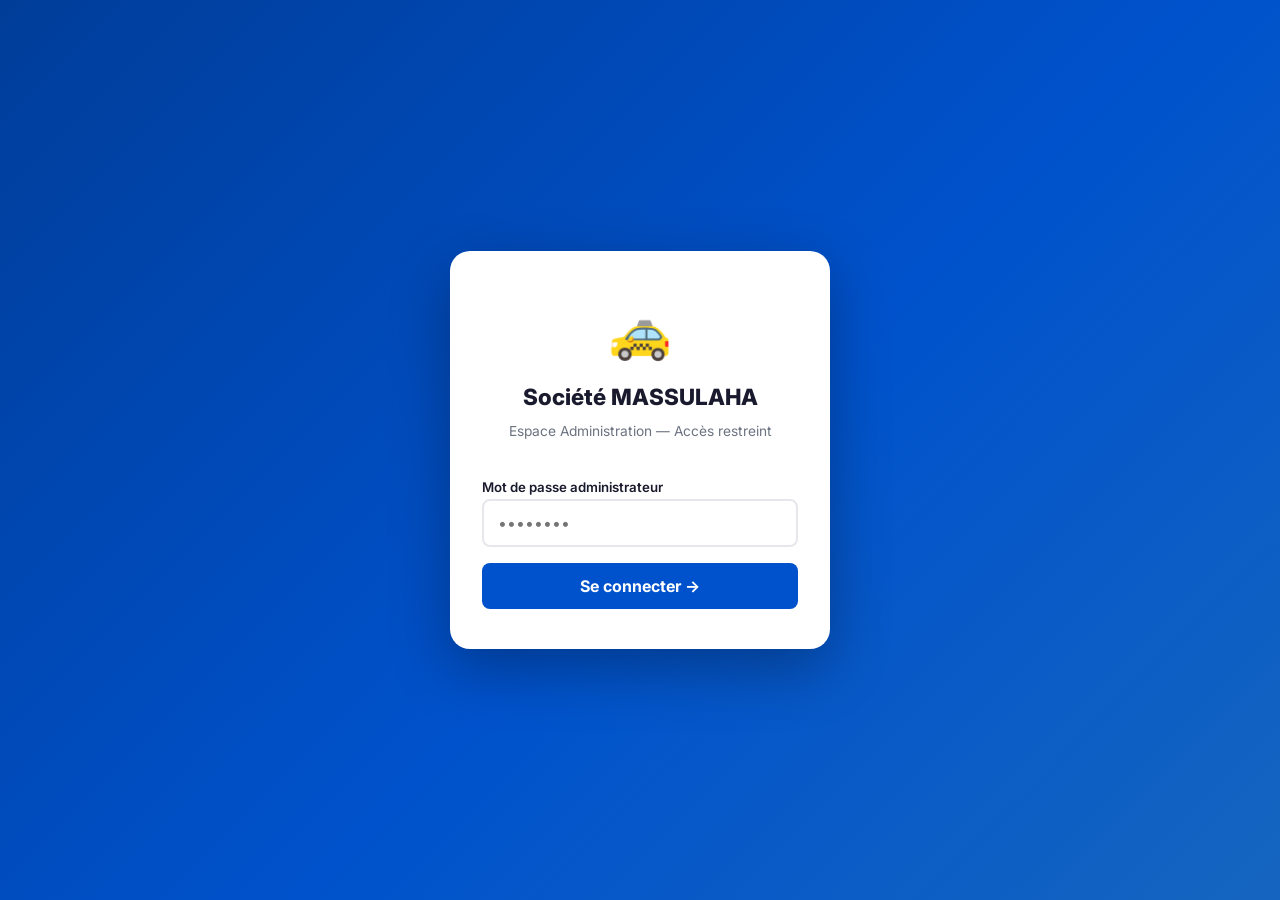
<file: admin.html>
<!DOCTYPE html>
<html lang="fr">
<head>
  <meta charset="UTF-8"/>
  <meta name="viewport" content="width=device-width,initial-scale=1.0"/>
  <title>Administration — Société MASSULAHA</title>
  <link href="https://fonts.googleapis.com/css2?family=Inter:wght@400;500;600;700;800&display=swap" rel="stylesheet"/>
  <style>
  :root{
    --primary:#0052cc;--primary-dark:#003d99;--primary-light:#e8f0fe;
    --accent:#f5a623;--success:#059669;--danger:#dc2626;--warning:#d97706;
    --text:#1a1a2e;--text-light:#6b7280;--bg:#f0f4f8;
    --white:#fff;--border:#e5e7eb;
    --sidebar-w:240px;--radius:12px;--radius-sm:8px;
    --shadow:0 2px 12px rgba(0,0,0,0.08);--shadow-lg:0 8px 32px rgba(0,0,0,0.14);
  }
  *,*::before,*::after{box-sizing:border-box;margin:0;padding:0;}
  body{font-family:'Inter',system-ui,sans-serif;color:var(--text);background:var(--bg);line-height:1.6;-webkit-font-smoothing:antialiased;}
  a{color:inherit;text-decoration:none;}

  /* ===== LOGIN ===== */
  #loginPage{
    min-height:100vh;display:flex;align-items:center;justify-content:center;
    background:linear-gradient(135deg,#003d99 0%,#0052cc 55%,#1565c0 100%);
    padding:20px;
  }
  .login-card{background:var(--white);border-radius:20px;padding:2.5rem 2rem;width:100%;max-width:380px;box-shadow:0 20px 60px rgba(0,0,0,0.3);text-align:center;}
  .login-logo{font-size:3.2rem;margin-bottom:0.4rem;}
  .login-title{font-size:1.4rem;font-weight:800;margin-bottom:0.3rem;}
  .login-sub{font-size:0.86rem;color:var(--text-light);margin-bottom:2rem;}
  .login-form{display:flex;flex-direction:column;gap:1rem;text-align:left;}
  .login-form label{font-size:0.83rem;font-weight:600;}
  .login-form input{width:100%;padding:12px 14px;border:2px solid var(--border);border-radius:var(--radius-sm);font-size:1rem;font-family:inherit;transition:border-color .2s;}
  .login-form input:focus{outline:none;border-color:var(--primary);}
  .login-btn{background:var(--primary);color:var(--white);padding:13px;border:none;border-radius:var(--radius-sm);font-size:1rem;font-weight:700;cursor:pointer;font-family:inherit;transition:background .2s,transform .1s;}
  .login-btn:hover{background:var(--primary-dark);transform:translateY(-1px);}
  .login-error{background:#fee2e2;color:#dc2626;padding:10px 14px;border-radius:var(--radius-sm);font-size:0.84rem;font-weight:600;display:none;text-align:center;margin-bottom:0.5rem;}
  @keyframes shake{0%,100%{transform:translateX(0);}20%,60%{transform:translateX(-8px);}40%,80%{transform:translateX(8px);}}
  .shake{animation:shake .4s ease;}

  /* ===== LAYOUT ===== */
  #adminPanel{display:flex;min-height:100vh;}

  /* SIDEBAR */
  .sidebar{
    width:var(--sidebar-w);background:var(--primary-dark);color:var(--white);
    display:flex;flex-direction:column;position:fixed;top:0;left:0;bottom:0;
    z-index:50;transition:transform .3s;overflow-y:auto;
  }
  .sidebar-logo{padding:1.4rem 1.2rem 1rem;display:flex;align-items:center;gap:10px;border-bottom:1px solid rgba(255,255,255,0.1);}
  .sidebar-logo-icon{font-size:2rem;}
  .sidebar-logo-text .s1{display:block;font-size:0.93rem;font-weight:800;}
  .sidebar-logo-text .s2{display:block;font-size:0.7rem;opacity:.7;}
  .sidebar-nav{padding:.8rem 0;flex:1;display:flex;flex-direction:column;gap:2px;}
  .nav-item{
    display:flex;align-items:center;gap:10px;padding:11px 1.2rem;cursor:pointer;
    font-size:0.88rem;font-weight:500;color:rgba(255,255,255,0.8);
    border-left:3px solid transparent;transition:background .15s;
  }
  .nav-item:hover{background:rgba(255,255,255,0.1);color:var(--white);}
  .nav-item.active{background:rgba(255,255,255,0.15);color:var(--white);border-left-color:var(--accent);}
  .nav-icon{font-size:1.15rem;width:22px;text-align:center;}
  .nav-badge{margin-left:auto;background:var(--accent);color:#111;font-size:0.68rem;font-weight:800;padding:2px 7px;border-radius:20px;}
  .sidebar-footer{padding:1rem 1.2rem;border-top:1px solid rgba(255,255,255,0.1);}
  .logout-btn{display:flex;align-items:center;gap:8px;padding:10px 12px;background:rgba(255,255,255,0.1);border:none;color:rgba(255,255,255,0.85);border-radius:var(--radius-sm);cursor:pointer;font-size:0.86rem;font-family:inherit;font-weight:500;width:100%;transition:background .15s;}
  .logout-btn:hover{background:rgba(220,38,38,0.35);color:var(--white);}

  /* MAIN */
  .main{margin-left:var(--sidebar-w);flex:1;display:flex;flex-direction:column;min-height:100vh;}
  .main-header{
    background:var(--white);border-bottom:1px solid var(--border);
    padding:14px 24px;display:flex;align-items:center;justify-content:space-between;
    position:sticky;top:0;z-index:40;box-shadow:var(--shadow);
  }
  .main-header-left{display:flex;align-items:center;gap:12px;}
  .page-title{font-size:1.15rem;font-weight:800;}
  .page-date{font-size:0.78rem;color:var(--text-light);}
  .admin-info{display:flex;align-items:center;gap:8px;font-size:0.86rem;font-weight:600;}
  .admin-avatar{width:36px;height:36px;background:var(--primary);color:var(--white);border-radius:50%;display:flex;align-items:center;justify-content:center;font-weight:800;font-size:0.9rem;}
  .hamburger{display:none;background:none;border:none;cursor:pointer;padding:6px;}
  .hamburger span{display:block;width:22px;height:2px;background:var(--text);margin:5px 0;transition:all .2s;}
  .main-content{padding:24px;flex:1;}

  /* SECTIONS */
  .section{display:none;}
  .section.active{display:block;}

  /* STATS */
  .stats-grid{display:grid;grid-template-columns:repeat(auto-fit,minmax(190px,1fr));gap:1.1rem;margin-bottom:1.8rem;}
  .stat-card{background:var(--white);border-radius:var(--radius);padding:1.3rem;box-shadow:var(--shadow);display:flex;align-items:center;gap:1rem;}
  .stat-icon{width:50px;height:50px;border-radius:var(--radius-sm);display:flex;align-items:center;justify-content:center;font-size:1.5rem;flex-shrink:0;}
  .si-blue{background:var(--primary-light);}
  .si-green{background:#d1fae5;}
  .si-orange{background:#fff7e6;}
  .si-red{background:#fee2e2;}
  .stat-value{font-size:1.9rem;font-weight:800;line-height:1;}
  .stat-label{font-size:0.78rem;color:var(--text-light);margin-top:3px;}

  /* CARDS */
  .content-card{background:var(--white);border-radius:var(--radius);padding:1.4rem;box-shadow:var(--shadow);margin-bottom:1.4rem;}
  .card-header{display:flex;align-items:center;justify-content:space-between;margin-bottom:1.1rem;padding-bottom:.8rem;border-bottom:1px solid var(--border);flex-wrap:wrap;gap:.6rem;}
  .card-title{font-size:.97rem;font-weight:700;}

  /* BUTTONS */
  .btn{display:inline-flex;align-items:center;gap:5px;padding:8px 16px;border-radius:var(--radius-sm);font-size:.84rem;font-weight:600;cursor:pointer;border:none;transition:all .15s;font-family:inherit;}
  .btn-primary{background:var(--primary);color:var(--white);}.btn-primary:hover{background:var(--primary-dark);}
  .btn-success{background:var(--success);color:var(--white);}.btn-success:hover{background:#047857;}
  .btn-danger{background:var(--danger);color:var(--white);}.btn-danger:hover{background:#b91c1c;}
  .btn-warning{background:var(--warning);color:var(--white);}.btn-warning:hover{background:#b45309;}
  .btn-ghost{background:transparent;color:var(--text-light);border:1px solid var(--border);}.btn-ghost:hover{background:var(--bg);color:var(--text);}
  .btn-sm{padding:5px 10px;font-size:.77rem;}

  /* TABLE */
  .table-wrap{overflow-x:auto;}
  table{width:100%;border-collapse:collapse;}
  th{background:var(--bg);padding:9px 12px;text-align:left;font-size:.76rem;font-weight:700;color:var(--text-light);text-transform:uppercase;letter-spacing:.5px;border-bottom:2px solid var(--border);}
  td{padding:11px 12px;border-bottom:1px solid var(--border);font-size:.86rem;}
  tr:last-child td{border-bottom:none;}
  tr:hover td{background:#f9fafb;}

  /* BADGES */
  .badge{display:inline-block;padding:3px 10px;border-radius:20px;font-size:.73rem;font-weight:700;}
  .b-actif{background:#d1fae5;color:#065f46;}
  .b-suspendu{background:#fee2e2;color:#991b1b;}
  .b-attente{background:#fff7e6;color:#92400e;}
  .b-approuve{background:#d1fae5;color:#065f46;}
  .b-refuse{background:#fee2e2;color:#991b1b;}
  .b-admin{background:#ede9fe;color:#5b21b6;}
  .b-paye{background:#d1fae5;color:#065f46;}
  .b-impaye{background:#fee2e2;color:#991b1b;}

  /* AVATAR CHAUFFEUR */
  .ch-cell{display:flex;align-items:center;gap:10px;}
  .ch-avatar{width:42px;height:42px;border-radius:50%;object-fit:cover;flex-shrink:0;border:2px solid var(--border);}
  .ch-avatar-ini{width:42px;height:42px;border-radius:50%;display:flex;align-items:center;justify-content:center;color:var(--white);font-weight:800;font-size:.95rem;flex-shrink:0;border:2px solid transparent;}
  .photo-preview-sm{width:68px;height:68px;border-radius:50%;object-fit:cover;display:none;margin-top:8px;border:2px solid var(--border);}

  /* SEARCH */
  .search-wrap{position:relative;max-width:260px;}
  .search-wrap input{width:100%;padding:8px 12px 8px 34px;border:1px solid var(--border);border-radius:var(--radius-sm);font-size:.86rem;font-family:inherit;background:var(--bg);}
  .search-wrap input:focus{outline:none;border-color:var(--primary);background:var(--white);}
  .search-ico{position:absolute;left:10px;top:50%;transform:translateY(-50%);color:var(--text-light);font-size:.85rem;}

  /* DEMANDES */
  .demandes-grid{display:grid;grid-template-columns:repeat(auto-fill,minmax(290px,1fr));gap:1.1rem;}
  .demande-card{background:var(--white);border-radius:var(--radius);padding:1.2rem;box-shadow:var(--shadow);border-top:4px solid var(--warning);}
  .demande-card.approved{border-top-color:var(--success);}
  .demande-card.refused{border-top-color:var(--danger);}
  .demande-name{font-weight:700;font-size:.97rem;margin-bottom:3px;}
  .demande-meta{font-size:.82rem;color:var(--text-light);margin-bottom:.9rem;}
  .doc-row{display:flex;align-items:center;gap:6px;font-size:.79rem;color:var(--text-light);margin-bottom:3px;}
  .demande-actions{display:flex;gap:7px;margin-top:.9rem;}

  /* PARAMS */
  .params-grid{display:grid;grid-template-columns:repeat(auto-fit,minmax(280px,1fr));gap:1.4rem;}
  .param-box{background:var(--white);border-radius:var(--radius);padding:1.4rem;box-shadow:var(--shadow);}
  .param-box h3{font-size:.97rem;font-weight:700;margin-bottom:1.1rem;padding-bottom:.6rem;border-bottom:1px solid var(--border);}
  .fg{margin-bottom:.9rem;}
  .fg label{display:block;font-size:.82rem;font-weight:600;margin-bottom:4px;}
  .fg input,.fg select,.fg textarea{width:100%;padding:9px 12px;border:1px solid var(--border);border-radius:var(--radius-sm);font-size:.88rem;font-family:inherit;transition:border-color .2s;}
  .fg input:focus,.fg select:focus,.fg textarea:focus{outline:none;border-color:var(--primary);}
  .fg-note{font-size:.76rem;color:var(--text-light);margin-top:3px;}

  /* MODAL */
  .modal-overlay{display:none;position:fixed;top:0;left:0;right:0;bottom:0;background:rgba(0,0,0,0.5);z-index:200;align-items:center;justify-content:center;padding:20px;}
  .modal-overlay.open{display:flex;}
  .modal{background:var(--white);border-radius:var(--radius);padding:1.8rem;width:100%;max-width:460px;box-shadow:var(--shadow-lg);max-height:90vh;overflow-y:auto;}
  .modal-header{display:flex;align-items:center;justify-content:space-between;margin-bottom:1.3rem;}
  .modal-header h3{font-size:1.05rem;font-weight:800;}
  .modal-close{background:none;border:none;cursor:pointer;font-size:1.5rem;color:var(--text-light);line-height:1;padding:0;}
  .modal-close:hover{color:var(--text);}
  .modal-actions{display:flex;gap:8px;justify-content:flex-end;margin-top:1.2rem;}

  /* ACTIVITY */
  .activity-row{display:flex;align-items:center;gap:10px;padding:9px 0;border-bottom:1px solid var(--border);}
  .activity-row:last-child{border-bottom:none;}

  /* QUICK LINKS */
  .quick-links{display:flex;flex-wrap:wrap;gap:10px;}

  /* EMPTY */
  .empty-state{text-align:center;padding:2.5rem 1rem;color:var(--text-light);}
  .empty-state .ei{font-size:2.8rem;margin-bottom:.6rem;}

  /* RESPONSIVE */
  @media(max-width:899px){
    .sidebar{transform:translateX(-100%);}
    .sidebar.open{transform:translateX(0);}
    .main{margin-left:0;}
    .hamburger{display:block;}
    .main-content{padding:14px;}
    .stats-grid{grid-template-columns:1fr 1fr;}
  }
  @media(max-width:480px){
    .stat-card{padding:.9rem;}
    .stat-value{font-size:1.5rem;}
    .content-card{padding:1rem;}
    .params-grid{grid-template-columns:1fr;}
    .demandes-grid{grid-template-columns:1fr;}
  }
  </style>
</head>
<body>

<!-- ========== LOGIN ========== -->
<div id="loginPage">
  <div class="login-card" id="loginCard">
    <div class="login-logo">🚕</div>
    <h1 class="login-title">Société MASSULAHA</h1>
    <p class="login-sub">Espace Administration — Accès restreint</p>
    <div class="login-error" id="loginError">❌ Mot de passe incorrect</div>
    <form class="login-form" id="loginForm" autocomplete="off">
      <div>
        <label for="adminPass">Mot de passe administrateur</label>
        <input type="password" id="adminPass" placeholder="••••••••" autocomplete="current-password"/>
      </div>
      <button type="submit" class="login-btn">Se connecter →</button>
    </form>
  </div>
</div>

<!-- ========== PANNEAU ADMIN ========== -->
<div id="adminPanel" style="display:none">

  <!-- SIDEBAR -->
  <aside class="sidebar" id="sidebar">
    <div class="sidebar-logo">
      <span class="sidebar-logo-icon">🚕</span>
      <div class="sidebar-logo-text">
        <span class="s1">Société MASSULAHA</span>
        <span class="s2">Administration</span>
      </div>
    </div>
    <nav class="sidebar-nav">
      <div class="nav-item active" data-section="dashboard"><span class="nav-icon">📊</span>Tableau de bord</div>
      <div class="nav-item" data-section="chauffeurs"><span class="nav-icon">🚗</span>Chauffeurs</div>
      <div class="nav-item" data-section="demandes"><span class="nav-icon">📋</span>Demandes<span class="nav-badge" id="badge-demandes" style="display:none">0</span></div>
      <div class="nav-item" data-section="abonnements"><span class="nav-icon">💳</span>Abonnements</div>
      <div class="nav-item" data-section="parametres"><span class="nav-icon">⚙️</span>Paramètres</div>
    </nav>
    <div class="sidebar-footer">
      <button class="logout-btn" id="logoutBtn">🚪 Déconnexion</button>
    </div>
  </aside>

  <!-- MAIN -->
  <div class="main">
    <header class="main-header">
      <div class="main-header-left">
        <button class="hamburger" id="hamburger"><span></span><span></span><span></span></button>
        <div>
          <div class="page-title" id="pageTitle">Tableau de bord</div>
          <div class="page-date" id="pageDate"></div>
        </div>
      </div>
      <div class="admin-info">
        <div class="admin-avatar">A</div>
        <span>Administrateur</span>
      </div>
    </header>

    <div class="main-content">

      <!-- ===== DASHBOARD ===== -->
      <div class="section active" id="section-dashboard">
        <div class="stats-grid">
          <div class="stat-card"><div class="stat-icon si-blue">🚗</div><div><div class="stat-value" id="s-total">0</div><div class="stat-label">Total chauffeurs</div></div></div>
          <div class="stat-card"><div class="stat-icon si-green">✅</div><div><div class="stat-value" id="s-actifs">0</div><div class="stat-label">Chauffeurs actifs</div></div></div>
          <div class="stat-card"><div class="stat-icon si-orange">📋</div><div><div class="stat-value" id="s-demandes">0</div><div class="stat-label">Demandes en attente</div></div></div>
          <div class="stat-card"><div class="stat-icon si-red">💳</div><div><div class="stat-value" id="s-impayes">0</div><div class="stat-label">Abonnements impayés</div></div></div>
        </div>
        <div class="content-card">
          <div class="card-header"><span class="card-title">🕐 Activité récente</span></div>
          <div id="activityList"></div>
        </div>
        <div class="content-card">
          <div class="card-header"><span class="card-title">🔗 Accès rapide</span></div>
          <div class="quick-links">
            <button class="btn btn-primary" onclick="navigateTo('chauffeurs')">➕ Ajouter un chauffeur</button>
            <button class="btn btn-warning" onclick="navigateTo('demandes')">📋 Voir les demandes</button>
            <a href="index.html" target="_blank" class="btn btn-ghost">🌐 Voir le site</a>
            <a href="https://wa.me/262639202699" target="_blank" class="btn btn-ghost">💬 WhatsApp</a>
          </div>
        </div>
      </div>

      <!-- ===== CHAUFFEURS ===== -->
      <div class="section" id="section-chauffeurs">
        <div class="content-card">
          <div class="card-header">
            <span class="card-title">🚗 Liste des chauffeurs</span>
            <div style="display:flex;gap:8px;align-items:center;flex-wrap:wrap;">
              <div class="search-wrap">
                <span class="search-ico">🔍</span>
                <input type="text" id="searchC" placeholder="Rechercher…" oninput="filterC()">
              </div>
              <button class="btn btn-primary" onclick="openModal('mAddC')">➕ Ajouter</button>
            </div>
          </div>
          <div class="table-wrap">
            <table>
              <thead><tr><th>Chauffeur</th><th>Téléphone</th><th>Statut</th><th>Abonnement</th><th>Inscrit le</th><th>Actions</th></tr></thead>
              <tbody id="tblC"></tbody>
            </table>
          </div>
        </div>
      </div>

      <!-- ===== DEMANDES ===== -->
      <div class="section" id="section-demandes">
        <div style="display:flex;justify-content:space-between;align-items:center;margin-bottom:1.1rem;flex-wrap:wrap;gap:.6rem;">
          <h2 style="font-size:1.05rem;font-weight:800;">📋 Demandes d'inscription</h2>
          <button class="btn btn-primary" onclick="openModal('mAddD')">➕ Nouvelle demande</button>
        </div>
        <div class="demandes-grid" id="demandesGrid"></div>
        <div id="demandesEmpty" class="empty-state" style="display:none;"><div class="ei">🎉</div><p>Aucune demande en attente</p></div>
      </div>

      <!-- ===== ABONNEMENTS ===== -->
      <div class="section" id="section-abonnements">
        <div class="content-card">
          <div class="card-header"><span class="card-title">💳 Gestion des abonnements</span></div>
          <div class="table-wrap">
            <table>
              <thead><tr><th>Chauffeur</th><th>Plan</th><th>Paiement</th><th>Renouvellement</th><th>Actions</th></tr></thead>
              <tbody id="tblA"></tbody>
            </table>
          </div>
        </div>
      </div>

      <!-- ===== PARAMÈTRES ===== -->
      <div class="section" id="section-parametres">
        <div class="params-grid">
          <div class="param-box">
            <h3>📱 Coordonnées du site</h3>
            <div class="fg"><label>Numéro de téléphone</label><input type="tel" id="p-tel" value="+262 639 20 26 99"/></div>
            <div class="fg"><label>Nom de la plateforme</label><input type="text" id="p-nom" value="Société MASSULAHA"/></div>
            <button class="btn btn-primary" onclick="saveParams()">💾 Enregistrer</button>
          </div>
          <div class="param-box">
            <h3>💳 Abonnement mensuel</h3>
            <div class="fg"><label>Prix mensuel (€)</label><input type="number" id="p-prix" value="29" min="0"/><p class="fg-note">Compte admin : gratuit et illimité</p></div>
            <div class="fg">
              <label>Devise</label>
              <select id="p-devise"><option value="EUR">Euro (€)</option><option value="XAF">Franc CFA</option></select>
            </div>
            <button class="btn btn-primary" onclick="saveParams()">💾 Enregistrer</button>
          </div>
          <div class="param-box">
            <h3>🔑 Changer le mot de passe</h3>
            <div class="fg"><label>Mot de passe actuel</label><input type="password" id="p-old" placeholder="••••••••"/></div>
            <div class="fg"><label>Nouveau mot de passe</label><input type="password" id="p-new" placeholder="••••••••"/></div>
            <div class="fg"><label>Confirmer</label><input type="password" id="p-confirm" placeholder="••••••••"/></div>
            <button class="btn btn-primary" onclick="changePass()">🔑 Changer</button>
            <p id="p-msg" style="margin-top:8px;font-size:.81rem;"></p>
          </div>
          <div class="param-box">
            <h3>🌐 Liens utiles</h3>
            <div style="display:flex;flex-direction:column;gap:8px;">
              <a href="index.html" target="_blank" class="btn btn-ghost">🌐 Voir le site public</a>
              <a href="https://app.netlify.com" target="_blank" class="btn btn-ghost">🚀 Netlify Dashboard</a>
              <a href="https://github.com/nassimnissam54-droid/TAXI-MAYOTTE" target="_blank" class="btn btn-ghost">📁 Dépôt GitHub</a>
            </div>
          </div>
        </div>
      </div>

    </div>
  </div>
</div>

<!-- MODAL AJOUTER CHAUFFEUR -->
<div class="modal-overlay" id="mAddC">
  <div class="modal">
    <div class="modal-header"><h3>➕ Ajouter un chauffeur</h3><button class="modal-close" onclick="closeModal('mAddC')">×</button></div>
    <form id="fAddC">
      <div class="fg"><label>Prénom et Nom *</label><input type="text" id="c-nom" required placeholder="Ex : Mohamed Ali"/></div>
      <div class="fg">
        <label>Photo de profil</label>
        <input type="file" id="c-photo" accept="image/*" style="font-size:.84rem;" onchange="previewAddPhoto(this)"/>
        <img id="c-photo-prev" class="photo-preview-sm" alt="Aperçu"/>
      </div>
      <div class="fg"><label>Téléphone *</label><input type="tel" id="c-tel" required placeholder="+262 639 XX XX XX"/></div>
      <div class="fg"><label>Email</label><input type="email" id="c-email" placeholder="email@exemple.com"/></div>
      <div class="fg"><label>N° carte professionnelle taxi</label><input type="text" id="c-carte" placeholder="TXI-976-XXX"/></div>
      <div class="fg"><label>Statut</label><select id="c-statut"><option value="actif">Actif</option><option value="suspendu">Suspendu</option></select></div>
      <div class="fg"><label>Abonnement</label><select id="c-abo"><option value="mensuel">Mensuel (payant)</option><option value="gratuit">Gratuit (admin)</option></select></div>
      <div class="modal-actions">
        <button type="button" class="btn btn-ghost" onclick="closeModal('mAddC')">Annuler</button>
        <button type="submit" class="btn btn-primary">✅ Ajouter</button>
      </div>
    </form>
  </div>
</div>

<!-- MODAL AJOUTER DEMANDE -->
<div class="modal-overlay" id="mAddD">
  <div class="modal">
    <div class="modal-header"><h3>📋 Nouvelle demande</h3><button class="modal-close" onclick="closeModal('mAddD')">×</button></div>
    <form id="fAddD">
      <div class="fg"><label>Prénom et Nom *</label><input type="text" id="d-nom" required placeholder="Ex : Youssouf Madi"/></div>
      <div class="fg"><label>Téléphone *</label><input type="tel" id="d-tel" required placeholder="+262 639 XX XX XX"/></div>
      <div class="fg">
        <label>Documents fournis</label>
        <div style="display:flex;flex-direction:column;gap:5px;margin-top:5px;">
          <label style="font-weight:400;display:flex;align-items:center;gap:7px;cursor:pointer;font-size:.87rem;"><input type="checkbox" id="dc1"/> Carte professionnelle taxi</label>
          <label style="font-weight:400;display:flex;align-items:center;gap:7px;cursor:pointer;font-size:.87rem;"><input type="checkbox" id="dc2"/> Permis de conduire</label>
          <label style="font-weight:400;display:flex;align-items:center;gap:7px;cursor:pointer;font-size:.87rem;"><input type="checkbox" id="dc3"/> Carte grise du véhicule</label>
          <label style="font-weight:400;display:flex;align-items:center;gap:7px;cursor:pointer;font-size:.87rem;"><input type="checkbox" id="dc4"/> Attestation d'assurance taxi</label>
          <label style="font-weight:400;display:flex;align-items:center;gap:7px;cursor:pointer;font-size:.87rem;"><input type="checkbox" id="dc5"/> Justificatif d'identité (CNI/passeport)</label>
        </div>
      </div>
      <div class="fg"><label>Notes</label><textarea id="d-notes" rows="2" placeholder="Observations…"></textarea></div>
      <div class="modal-actions">
        <button type="button" class="btn btn-ghost" onclick="closeModal('mAddD')">Annuler</button>
        <button type="submit" class="btn btn-primary">✅ Enregistrer</button>
      </div>
    </form>
  </div>
</div>

<div id="sidebarOverlay" style="display:none;position:fixed;top:0;left:0;right:0;bottom:0;background:rgba(0,0,0,0.4);z-index:49;" onclick="closeSidebar()"></div>

<script>
// ── CONFIG ──────────────────────────────────────────────────
const K_PASS = 'tme_pass', K_CH = 'tme_ch', K_DM = 'tme_dm', K_PR = 'tme_pr';
const DEFAULT_PASS = 'Admin@2024';

const INIT_CH = [
  {id:1,nom:'Nassim (Administrateur)',tel:'+262 639 20 26 99',email:'',carte:'ADMIN',statut:'actif',abo:'gratuit',date:'2024-01-01'},
  {id:2,nom:'Mohamed Ali Ousseni',   tel:'+262 639 11 22 33',email:'',carte:'TXI-976-001',statut:'actif',    abo:'mensuel',date:'2025-03-15'},
  {id:3,nom:'Fatima Halidi',         tel:'+262 639 44 55 66',email:'',carte:'TXI-976-002',statut:'actif',    abo:'mensuel',date:'2025-04-01'},
  {id:4,nom:'Said Hamada',           tel:'+262 639 77 88 99',email:'',carte:'TXI-976-003',statut:'suspendu', abo:'mensuel',date:'2025-04-20'},
];
const INIT_DM = [
  {id:1,nom:'Youssouf Madi',   tel:'+262 639 00 11 22',date:'2026-06-01',statut:'attente',docs:{d1:true,d2:true,d3:true,d4:false,d5:true},notes:''},
  {id:2,nom:'Nassima Raifiki', tel:'+262 639 33 44 55',date:'2026-06-03',statut:'attente',docs:{d1:true,d2:true,d3:false,d4:true,d5:true},notes:'Documents en cours'},
];
const DOC_LABELS = {d1:'Carte professionnelle taxi',d2:'Permis de conduire',d3:'Carte grise du véhicule',d4:'Attestation assurance taxi',d5:'Justificatif d\'identité'};

// ── STORAGE ──────────────────────────────────────────────────
const getPass = ()=> localStorage.getItem(K_PASS)||DEFAULT_PASS;
const getCH   = ()=>{ try{return JSON.parse(localStorage.getItem(K_CH))||INIT_CH;}catch(e){return INIT_CH;} };
const getDM   = ()=>{ try{return JSON.parse(localStorage.getItem(K_DM))||INIT_DM;}catch(e){return INIT_DM;} };
const saveCH  = d=> localStorage.setItem(K_CH, JSON.stringify(d));
const saveDM  = d=> localStorage.setItem(K_DM, JSON.stringify(d));

// ── LOGIN ────────────────────────────────────────────────────
document.getElementById('loginForm').addEventListener('submit',function(e){
  e.preventDefault();
  if(document.getElementById('adminPass').value === getPass()){
    sessionStorage.setItem('tme_ok','1');
    showAdmin();
  } else {
    document.getElementById('loginError').style.display='block';
    const card=document.getElementById('loginCard');
    card.classList.add('shake');
    setTimeout(()=>card.classList.remove('shake'),400);
    document.getElementById('adminPass').value='';
  }
});

function showAdmin(){
  document.getElementById('loginPage').style.display='none';
  document.getElementById('adminPanel').style.display='flex';
  initAdmin();
}

window.addEventListener('DOMContentLoaded',function(){
  if(sessionStorage.getItem('tme_ok')==='1') showAdmin();
  const now=new Date();
  document.getElementById('pageDate').textContent=
    now.toLocaleDateString('fr-FR',{weekday:'long',year:'numeric',month:'long',day:'numeric'});
});

document.getElementById('logoutBtn').addEventListener('click',function(){
  sessionStorage.removeItem('tme_ok');
  document.getElementById('loginPage').style.display='flex';
  document.getElementById('adminPanel').style.display='none';
  document.getElementById('adminPass').value='';
  document.getElementById('loginError').style.display='none';
});

// ── NAVIGATION ───────────────────────────────────────────────
const TITLES={dashboard:'Tableau de bord',chauffeurs:'Chauffeurs',demandes:'Demandes d\'inscription',abonnements:'Abonnements',parametres:'Paramètres'};

document.querySelectorAll('.nav-item').forEach(el=>{
  el.addEventListener('click',function(){ navigateTo(this.dataset.section); closeSidebar(); });
});

function navigateTo(s){
  document.querySelectorAll('.nav-item').forEach(i=>i.classList.remove('active'));
  document.querySelector('[data-section="'+s+'"]').classList.add('active');
  document.querySelectorAll('.section').forEach(x=>x.classList.remove('active'));
  document.getElementById('section-'+s).classList.add('active');
  document.getElementById('pageTitle').textContent=TITLES[s]||s;
  if(s==='dashboard')   renderDash();
  if(s==='chauffeurs')  renderCH();
  if(s==='demandes')    renderDM();
  if(s==='abonnements') renderABO();
}

// Hamburger
document.getElementById('hamburger').addEventListener('click',()=>{
  document.getElementById('sidebar').classList.add('open');
  document.getElementById('sidebarOverlay').style.display='block';
});
function closeSidebar(){
  document.getElementById('sidebar').classList.remove('open');
  document.getElementById('sidebarOverlay').style.display='none';
}

// ── INIT ─────────────────────────────────────────────────────
function initAdmin(){ renderDash(); updateBadge(); }

// ── DASHBOARD ────────────────────────────────────────────────
function renderDash(){
  const ch=getCH(), dm=getDM();
  document.getElementById('s-total').textContent   = ch.length;
  document.getElementById('s-actifs').textContent  = ch.filter(c=>c.statut==='actif').length;
  document.getElementById('s-demandes').textContent= dm.filter(d=>d.statut==='attente').length;
  document.getElementById('s-impayes').textContent = ch.filter(c=>c.abo==='mensuel'&&c.statut==='suspendu').length;
  updateBadge();
  // Activité
  const acts=[];
  ch.slice().reverse().slice(0,3).forEach(c=>acts.push({icon:'🚗',text:`Chauffeur <b>${c.nom}</b> — ${c.statut}`,date:c.date}));
  dm.slice().reverse().slice(0,3).forEach(d=>{
    const s=d.statut==='attente'?'⏳ En attente':d.statut==='approuve'?'✅ Approuvé':'❌ Refusé';
    acts.push({icon:'📋',text:`Demande de <b>${d.nom}</b> — ${s}`,date:d.date});
  });
  acts.sort((a,b)=>new Date(b.date)-new Date(a.date));
  const al=document.getElementById('activityList');
  al.innerHTML = acts.length
    ? acts.slice(0,6).map(a=>`<div class="activity-row"><span style="font-size:1.2rem">${a.icon}</span><span style="font-size:.85rem;flex:1">${a.text}</span><span style="font-size:.76rem;color:var(--text-light);white-space:nowrap">${fmtDate(a.date)}</span></div>`).join('')
    : '<div class="empty-state"><div class="ei">📭</div><p>Aucune activité</p></div>';
}

function updateBadge(){
  const n=getDM().filter(d=>d.statut==='attente').length;
  const b=document.getElementById('badge-demandes');
  b.textContent=n; b.style.display=n>0?'inline-block':'none';
}

// ── PHOTO HELPERS ────────────────────────────────────────────
const AVATAR_COLORS=['#0052cc','#059669','#d97706','#7c3aed','#dc2626','#0891b2','#be185d','#b45309'];
function compressImage(file){
  return new Promise(resolve=>{
    const reader=new FileReader();
    reader.onload=ev=>{
      const img=new Image();
      img.onload=()=>{
        const MAX=150;
        let w=img.width,h=img.height;
        if(w>h){if(w>MAX){h=Math.round(h*MAX/w);w=MAX;}}
        else{if(h>MAX){w=Math.round(w*MAX/h);h=MAX;}}
        const c=document.createElement('canvas');
        c.width=w;c.height=h;
        c.getContext('2d').drawImage(img,0,0,w,h);
        resolve(c.toDataURL('image/jpeg',0.82));
      };
      img.src=ev.target.result;
    };
    reader.readAsDataURL(file);
  });
}
function previewAddPhoto(input){
  const prev=document.getElementById('c-photo-prev');
  if(input.files&&input.files[0]){
    const r=new FileReader();
    r.onload=e=>{prev.src=e.target.result;prev.style.display='block';};
    r.readAsDataURL(input.files[0]);
  } else {prev.style.display='none';}
}
function renderAvatar(c){
  if(c.photo) return `<img src="${c.photo}" alt="${c.nom}" class="ch-avatar"/>`;
  const ini=(c.nom||'?').split(' ').slice(0,2).map(w=>w[0]||'').join('').toUpperCase()||'?';
  const col=AVATAR_COLORS[(c.id||0)%AVATAR_COLORS.length];
  return `<div class="ch-avatar-ini" style="background:${col}">${ini}</div>`;
}

// ── CHAUFFEURS ───────────────────────────────────────────────
function renderCH(f=''){
  const data=getCH().filter(c=>!f||c.nom.toLowerCase().includes(f.toLowerCase())||c.tel.includes(f));
  const tb=document.getElementById('tblC');
  if(!data.length){tb.innerHTML='<tr><td colspan="6" style="text-align:center;color:var(--text-light);padding:2rem;">Aucun résultat</td></tr>';return;}
  tb.innerHTML=data.map(c=>`
    <tr>
      <td><div class="ch-cell">${renderAvatar(c)}<div><b>${c.nom}</b>${c.carte?`<br><small style="color:var(--text-light)">${c.carte}</small>`:''}</div></div></td>
      <td><a href="tel:${c.tel}" style="color:var(--primary)">${c.tel}</a></td>
      <td><span class="badge ${c.statut==='actif'?'b-actif':'b-suspendu'}">${c.statut==='actif'?'✅ Actif':'🚫 Suspendu'}</span></td>
      <td>${c.abo==='gratuit'?'<span class="badge b-admin">⭐ Gratuit</span>':'<span class="badge b-paye">💳 Mensuel</span>'}</td>
      <td style="color:var(--text-light);font-size:.8rem">${fmtDate(c.date)}</td>
      <td>
        <div style="display:flex;gap:5px;flex-wrap:wrap">
          <button class="btn btn-sm ${c.statut==='actif'?'btn-warning':'btn-success'}" onclick="toggleStatut(${c.id})">${c.statut==='actif'?'🚫':'✅'}</button>
          <button class="btn btn-sm btn-danger" onclick="deleteCH(${c.id})">🗑️</button>
        </div>
      </td>
    </tr>`).join('');
}
function filterC(){ renderCH(document.getElementById('searchC').value); }
function toggleStatut(id){
  const ch=getCH(); const c=ch.find(x=>x.id===id);
  if(c) c.statut=c.statut==='actif'?'suspendu':'actif';
  saveCH(ch); renderCH(); renderDash();
}
function deleteCH(id){
  if(!confirm('Supprimer ce chauffeur ?')) return;
  saveCH(getCH().filter(c=>c.id!==id)); renderCH(); renderDash();
}
document.getElementById('fAddC').addEventListener('submit',async function(e){
  e.preventDefault();
  const ch=getCH();
  const photoFile=document.getElementById('c-photo').files[0];
  const photo=photoFile?await compressImage(photoFile):'';
  ch.push({
    id:ch.length?Math.max(...ch.map(c=>c.id))+1:1,
    nom:document.getElementById('c-nom').value.trim(),
    tel:document.getElementById('c-tel').value.trim(),
    email:document.getElementById('c-email').value.trim(),
    carte:document.getElementById('c-carte').value.trim(),
    statut:document.getElementById('c-statut').value,
    abo:document.getElementById('c-abo').value,
    date:new Date().toISOString().split('T')[0],
    photo:photo,
  });
  saveCH(ch);
  closeModal('mAddC');
  this.reset();
  const prev=document.getElementById('c-photo-prev');
  prev.src=''; prev.style.display='none';
  renderCH(); renderDash();
});

// ── DEMANDES ─────────────────────────────────────────────────
function renderDM(){
  const dm=getDM();
  const grid=document.getElementById('demandesGrid');
  const empty=document.getElementById('demandesEmpty');
  if(!dm.length){grid.innerHTML='';empty.style.display='block';return;}
  empty.style.display='none';
  grid.innerHTML=dm.map(d=>{
    const docsHtml=Object.entries(d.docs||{}).map(([k,v])=>`<div class="doc-row"><span>${v?'✅':'❌'}</span><span>${DOC_LABELS[k]}</span></div>`).join('');
    const allOk=Object.values(d.docs||{}).every(Boolean);
    const actionsHtml=d.statut==='attente'
      ?`<div class="demande-actions">
          <button class="btn btn-sm btn-success" onclick="approveDM(${d.id})" ${allOk?'':'style="opacity:.55"'}>✅ Approuver</button>
          <button class="btn btn-sm btn-danger" onclick="refuseDM(${d.id})">❌ Refuser</button>
        </div>`
      :d.statut==='approuve'
        ?'<span class="badge b-approuve">✅ Approuvée</span>'
        :'<span class="badge b-refuse">❌ Refusée</span>';
    return `<div class="demande-card ${d.statut==='approuve'?'approved':d.statut==='refuse'?'refused':''}">
      <div class="demande-name">${d.nom}</div>
      <div class="demande-meta">📱 ${d.tel} &nbsp;·&nbsp; 📅 ${fmtDate(d.date)}</div>
      ${d.notes?`<p style="font-size:.8rem;color:var(--text-light);margin-bottom:.7rem">📝 ${d.notes}</p>`:''}
      <div style="margin-bottom:.7rem"><small style="font-size:.76rem;font-weight:700;color:var(--text-light)">DOCUMENTS (${Object.values(d.docs||{}).filter(Boolean).length}/5)</small>${docsHtml}</div>
      ${actionsHtml}
    </div>`;
  }).join('');
}
function approveDM(id){
  const dm=getDM(); const d=dm.find(x=>x.id===id); if(!d) return;
  if(!confirm(`Approuver ${d.nom} et créer son compte chauffeur ?`)) return;
  d.statut='approuve'; saveDM(dm);
  const ch=getCH();
  ch.push({id:ch.length?Math.max(...ch.map(c=>c.id))+1:1,nom:d.nom,tel:d.tel,email:'',carte:'',statut:'actif',abo:'mensuel',date:new Date().toISOString().split('T')[0]});
  saveCH(ch); renderDM(); renderDash(); updateBadge();
  alert(`✅ ${d.nom} approuvé(e) et ajouté(e) à la liste des chauffeurs !`);
}
function refuseDM(id){
  const dm=getDM(); const d=dm.find(x=>x.id===id);
  if(!d||!confirm(`Refuser la demande de ${d.nom} ?`)) return;
  d.statut='refuse'; saveDM(dm); renderDM(); updateBadge();
}
document.getElementById('fAddD').addEventListener('submit',function(e){
  e.preventDefault();
  const dm=getDM();
  dm.push({
    id:dm.length?Math.max(...dm.map(d=>d.id))+1:1,
    nom:document.getElementById('d-nom').value.trim(),
    tel:document.getElementById('d-tel').value.trim(),
    date:new Date().toISOString().split('T')[0],
    statut:'attente',
    docs:{d1:document.getElementById('dc1').checked,d2:document.getElementById('dc2').checked,d3:document.getElementById('dc3').checked,d4:document.getElementById('dc4').checked,d5:document.getElementById('dc5').checked},
    notes:document.getElementById('d-notes').value.trim(),
  });
  saveDM(dm); closeModal('mAddD'); this.reset(); renderDM(); updateBadge();
});

// ── ABONNEMENTS ──────────────────────────────────────────────
function renderABO(){
  const ch=getCH().filter(c=>c.abo!=='gratuit');
  const tb=document.getElementById('tblA');
  if(!ch.length){tb.innerHTML='<tr><td colspan="5" style="text-align:center;color:var(--text-light);padding:2rem;">Aucun abonnement payant</td></tr>';return;}
  tb.innerHTML=ch.map(c=>{
    const d=new Date(c.date); d.setMonth(d.getMonth()+1);
    return `<tr>
      <td><b>${c.nom}</b><br><small style="color:var(--text-light)">${c.tel}</small></td>
      <td><span class="badge b-admin">Mensuel</span></td>
      <td>${c.statut==='actif'?'<span class="badge b-paye">✅ À jour</span>':'<span class="badge b-impaye">⚠️ Impayé</span>'}</td>
      <td style="font-size:.82rem">${d.toLocaleDateString('fr-FR')}</td>
      <td><button class="btn btn-sm ${c.statut==='actif'?'btn-warning':'btn-success'}" onclick="toggleStatut(${c.id});renderABO();">${c.statut==='actif'?'🚫 Suspendre':'✅ Activer'}</button></td>
    </tr>`;
  }).join('');
}

// ── PARAMÈTRES ───────────────────────────────────────────────
function saveParams(){
  localStorage.setItem(K_PR,JSON.stringify({
    tel:document.getElementById('p-tel').value,
    nom:document.getElementById('p-nom').value,
    prix:document.getElementById('p-prix').value,
    devise:document.getElementById('p-devise').value,
  }));
  alert('✅ Paramètres enregistrés !');
}
function changePass(){
  const op=document.getElementById('p-old').value;
  const np=document.getElementById('p-new').value;
  const cp=document.getElementById('p-confirm').value;
  const msg=document.getElementById('p-msg');
  if(op!==getPass()){msg.style.color='var(--danger)';msg.textContent='❌ Mot de passe actuel incorrect.';return;}
  if(np.length<6){msg.style.color='var(--danger)';msg.textContent='❌ Minimum 6 caractères.';return;}
  if(np!==cp){msg.style.color='var(--danger)';msg.textContent='❌ Les mots de passe ne correspondent pas.';return;}
  localStorage.setItem(K_PASS,np);
  msg.style.color='var(--success)';msg.textContent='✅ Mot de passe changé !';
  document.getElementById('p-old').value='';
  document.getElementById('p-new').value='';
  document.getElementById('p-confirm').value='';
}

// ── MODALS ───────────────────────────────────────────────────
function openModal(id){ document.getElementById(id).classList.add('open'); }
function closeModal(id){ document.getElementById(id).classList.remove('open'); }
document.querySelectorAll('.modal-overlay').forEach(o=>{
  o.addEventListener('click',function(e){ if(e.target===this) this.classList.remove('open'); });
});

// ── UTILS ────────────────────────────────────────────────────
function fmtDate(s){
  if(!s) return '';
  try{ return new Date(s+'T12:00:00').toLocaleDateString('fr-FR',{day:'numeric',month:'short',year:'numeric'}); }
  catch(e){ return s; }
}
</script>
</body>
</html>
</file>
